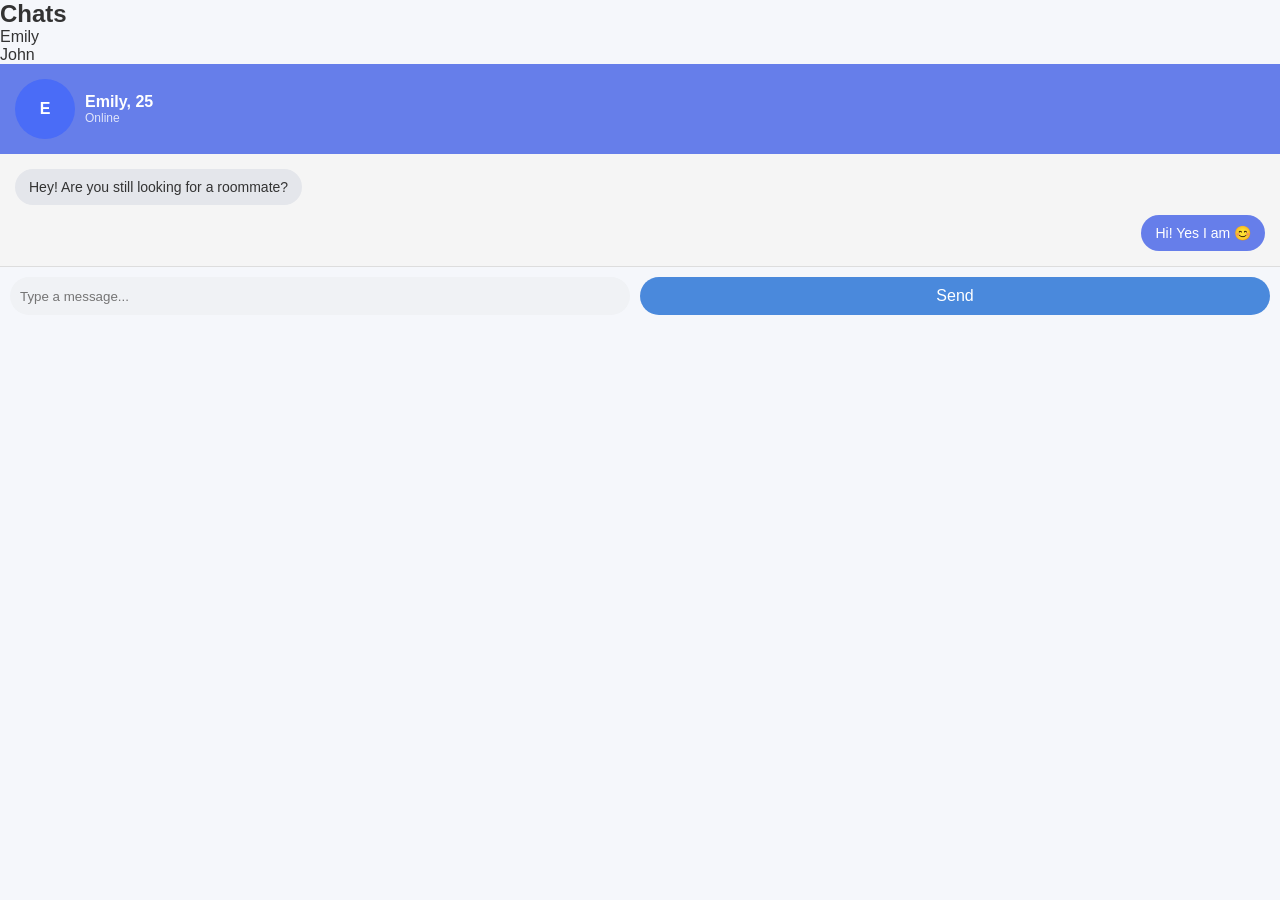
<file: Chat.html>
<!DOCTYPE html>
<html lang="en">
<head>
<meta charset="UTF-8">
<title>Chat Screen</title>

<style>
*{margin:0;padding:0;box-sizing:border-box;}

body{
  font-family:system-ui,sans-serif;
  height:100vh;
}

/* Container */
.chat-container{
  width:360px;
  height:600px;
  background:#fff;
  border-radius:25px;
  display:flex;
  flex-direction:column;
  box-shadow:0 20px 40px rgba(0,0,0,.2);
  overflow:hidden;
}

/* Header */
.chat-header{
  padding:15px;
  background:#667eea;
  color:#fff;
  display:flex;
  align-items:center;
  gap:10px;
}

.avatar{
  width:40px;
  height:40px;
  border-radius:50%;
  background:#fff;
  color:#667eea;
  display:flex;
  align-items:center;
  justify-content:center;
  font-weight:bold;
}

.user-info h3{font-size:16px;}
.user-info p{font-size:12px;opacity:0.8;}

/* Messages */
.chat-body{
  flex:1;
  padding:15px;
  display:flex;
  flex-direction:column;
  gap:10px;
  overflow-y:auto;
  background:#f5f5f5;
}

.message{
  max-width:70%;
  padding:10px 14px;
  border-radius:18px;
  font-size:14px;
}

.sent{
  align-self:flex-end;
  background:#667eea;
  color:#fff;
}

.received{
  align-self:flex-start;
  background:#e4e6eb;
}

/* Footer */
.chat-footer{
  display:flex;
  padding:10px;
  border-top:1px solid #ddd;
}

.chat-footer input{
  flex:1;
  padding:10px;
  border:none;
  border-radius:20px;
  background:#f0f2f5;
  outline:none;
}

.chat-footer button{
  margin-left:10px;
  padding:10px 15px;
  border:none;
  border-radius:20px;
  background:#4a89dc;
  color:#fff;
  cursor:pointer;
}
</style>

<!DOCTYPE html>
<html lang="en">
<head>
  <meta charset="UTF-8">
  <meta name="viewport" content="width=device-width, initial-scale=1.0">
  <title>Cohabify Chat</title>
  <link rel="stylesheet" href="style.css">
</head>

<body>

<div class="main-container">

  <!-- 🔹 Sidebar -->
  <div class="sidebar">
    <h2>Chats</h2>
    <div class="contact active">Emily</div>
    <div class="contact">John</div>
  </div>

  <!-- 🔹 Chat Area -->
  <div class="chat-area">

    <!-- Header -->
    <div class="chat-header">
      <div class="avatar">E</div>
      <div class="user-info">
        <h3>Emily, 25</h3>
        <p>Online</p>
      </div>
    </div>

    <!-- Messages -->
    <div class="chat-body" id="messages">
      <div class="message received">Hey! Are you still looking for a roommate?</div>
      <div class="message sent">Hi! Yes I am 😊</div>
      <div class="message received">Great! What’s your budget?</div>
      <div class="message sent">Around $500/month</div>
    </div>

    <!-- Input -->
    <div class="chat-footer">
      <input type="text" id="messageInput" placeholder="Type a message...">
      <button onclick="sendMessage()">Send</button>
    </div>

  </div>

</div>

<script src="script1.js"></script>
</body>
</html>
</file>
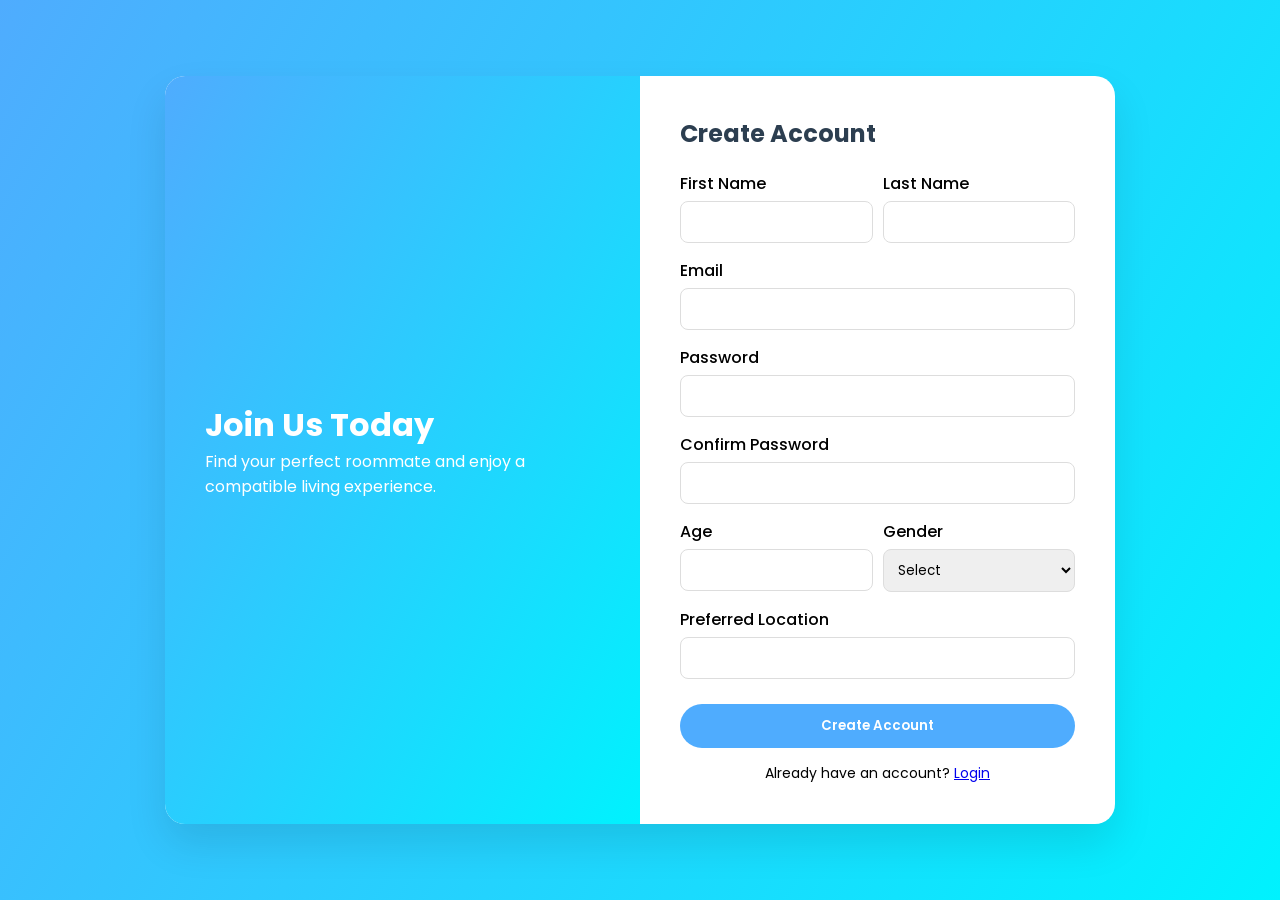
<file: CreateAccount.html>
<!DOCTYPE html>
<html lang="en">
<head>
  <meta charset="UTF-8">
  <meta name="viewport" content="width=device-width, initial-scale=1.0">
  <title>Sign Up - Cohabitation Matchmaking</title>
  <link href="https://fonts.googleapis.com/css2?family=Poppins:wght@300;400;600&display=swap" rel="stylesheet">

  <style>
    * { margin:0; padding:0; box-sizing:border-box; font-family:'Poppins', sans-serif; }

    body {
      background: linear-gradient(120deg, #4facfe, #00f2fe);
      height: 100vh;
      display: flex;
      align-items: center;
      justify-content: center;
    }

    .signup-container {
      background: white;
      width: 100%;
      max-width: 950px;
      display: grid;
      grid-template-columns: 1fr 1fr;
      border-radius: 20px;
      overflow: hidden;
      box-shadow: 0 20px 40px rgba(0,0,0,0.1);
    }

    .left {
      background: linear-gradient(120deg, #4facfe, #00f2fe);
      color: white;
      padding: 40px;
      display: flex;
      flex-direction: column;
      justify-content: center;
    }

    .right { padding: 40px; }

    .right h2 { margin-bottom: 20px; color: #2c3e50; }

    .form-group { margin-bottom: 15px; }

    .form-group label { display: block; margin-bottom: 5px; font-weight: 500; }

    .form-group input, .form-group select {
      width: 100%;
      padding: 10px;
      border-radius: 8px;
      border: 1px solid #ddd;
      outline: none;
    }

    .form-row {
      display: grid;
      grid-template-columns: 1fr 1fr;
      gap: 10px;
    }

    .btn {
      width: 100%;
      padding: 12px;
      border: none;
      background: #4facfe;
      color: white;
      border-radius: 25px;
      font-weight: 600;
      cursor: pointer;
      margin-top: 10px;
    }

    .login-link {
      margin-top: 15px;
      text-align: center;
      font-size: 14px;
    }

    @media(max-width: 768px) {
      .signup-container { grid-template-columns: 1fr; }
      .left { display: none; }
    }
  </style>
</head>

<body>

<div class="signup-container">

  <div class="left">
    <h1>Join Us Today</h1>
    <p>Find your perfect roommate and enjoy a compatible living experience.</p>
  </div>

  <div class="right">
    <h2>Create Account</h2>

    <div class="form-row">
      <div class="form-group">
        <label>First Name</label>
        <input type="text" id="firstName">
      </div>

      <div class="form-group">
        <label>Last Name</label>
        <input type="text" id="lastName">
      </div>
    </div>

    <div class="form-group">
      <label>Email</label>
      <input type="email" id="email">
    </div>

    <div class="form-group">
      <label>Password</label>
      <input type="password" id="password">
    </div>

    <div class="form-group">
      <label>Confirm Password</label>
      <input type="password" id="confirmPassword">
    </div>

    <div class="form-row">
      <div class="form-group">
        <label>Age</label>
        <input type="number" id="age">
      </div>

      <div class="form-group">
        <label>Gender</label>
        <select id="gender">
          <option value="">Select</option>
          <option>Male</option>
          <option>Female</option>
          <option>Other</option>
        </select>
      </div>
    </div>

    <div class="form-group">
      <label>Preferred Location</label>
      <input type="text" id="location">
    </div>

    <button class="btn" onclick="createAccount()">Create Account</button>

    <div class="login-link">
      Already have an account? <a href="login.html">Login</a>
    </div>
  </div>

</div>

<script>
function createAccount() {
  const firstName = document.getElementById("firstName").value;
  const lastName = document.getElementById("lastName").value;
  const email = document.getElementById("email").value;
  const password = document.getElementById("password").value;
  const confirmPassword = document.getElementById("confirmPassword").value;
  const age = document.getElementById("age").value;
  const gender = document.getElementById("gender").value;
  const location = document.getElementById("location").value;

  // Check empty fields
  if (!firstName || !lastName || !email || !password || !confirmPassword) {
    alert("Please fill all required fields");
    return;
  }

  // Password must be letters + numbers only
  const passwordPattern = /^[A-Za-z0-9]+$/;
  if (!passwordPattern.test(password)) {
    alert("Password must contain only letters and numbers");
    return;
  }

  // Check password match
  if (password !== confirmPassword) {
    alert("Passwords do not match");
    return;
  }

  // Create user object
  const user = {
    firstName,
    lastName,
    email,
    password,
    age,
    gender,
    location
  };

  // Save to localStorage
  localStorage.setItem("userProfile", JSON.stringify(user));

  alert("Account created successfully!");

  // Redirect
  window.location.href = "SetUpPreferences.html";
}
</script>

</body>
</html>
</file>
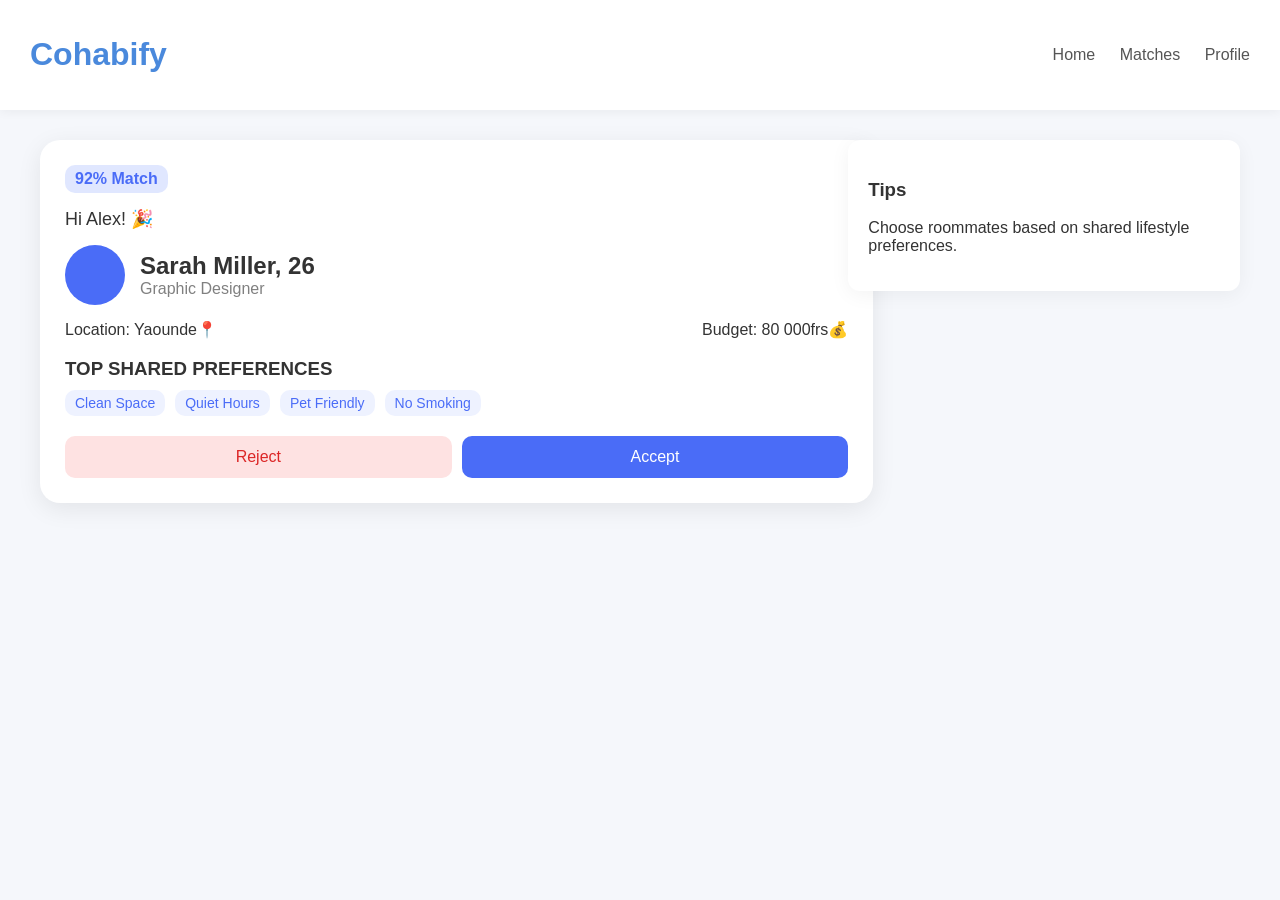
<file: Home.html>
<!DOCTYPE html>
<html lang="en">
<head>
  <meta charset="UTF-8">
  <title>Cohabify</title>
  <link rel="stylesheet" href="style.css">
</head>

<body>

  <!--  NAVBAR -->
  <header class="navbar">
    <h1 class="logo">Cohabify</h1>
    <nav>
      <a href="#">Home</a>
      <a href="#">Matches</a>
      <a href="#">Profile</a>
    </nav>
  </header>

  <!--  MAIN LAYOUT -->
  <div class="container">
    <main class="layout">

      <!-- LEFT SIDE (MAIN CONTENT) -->
      <section class="main-content">
        <div class="card">

          <div class="header">
            <div class="match-badge">
              <span class="percentage">92%</span> Match
            </div>
          </div>

          <div class="greeting">
            Hi Alex! <span class="wave">🎉</span>
          </div>

          <div class="profile">
            <div class="avatar">
              <span class="initials"></span>
            </div>
            <div class="info">
              <h2 class="name">Sarah Miller, <span class="age">26</span></h2>
              <p class="job">Graphic Designer</p>
            </div>
          </div>

          <div class="details">
            <div class="location">
              Location: Yaounde📍 
            </div>
            <div class="price">
              Budget: 80 000frs💰 
            </div>
          </div>

          <div class="preferences">
            <h3>TOP SHARED PREFERENCES</h3>
            <div class="chips">
              <span class="chip">Clean Space</span>
              <span class="chip">Quiet Hours</span>
              <span class="chip">Pet Friendly</span>
              <span class="chip">No Smoking</span>
            </div>
          </div>

        <div class="buttons">
      <button class="reject" onclick="rejectMatch()">Reject</button>
      <button class="accept" onclick="acceptMatch()">Accept</button>
        </div>

        </div>
      </section>

      <!-- RIGHT SIDE (SIDEBAR) -->
      <aside class="sidebar">
        <div class="side-card">
          <h3>Tips</h3>
          <p>Choose roommates based on shared lifestyle preferences.</p>
        </div>
      </aside>

    </main>
  </div>

  <script src="script.js"></script>
</body>
</html>
</file>
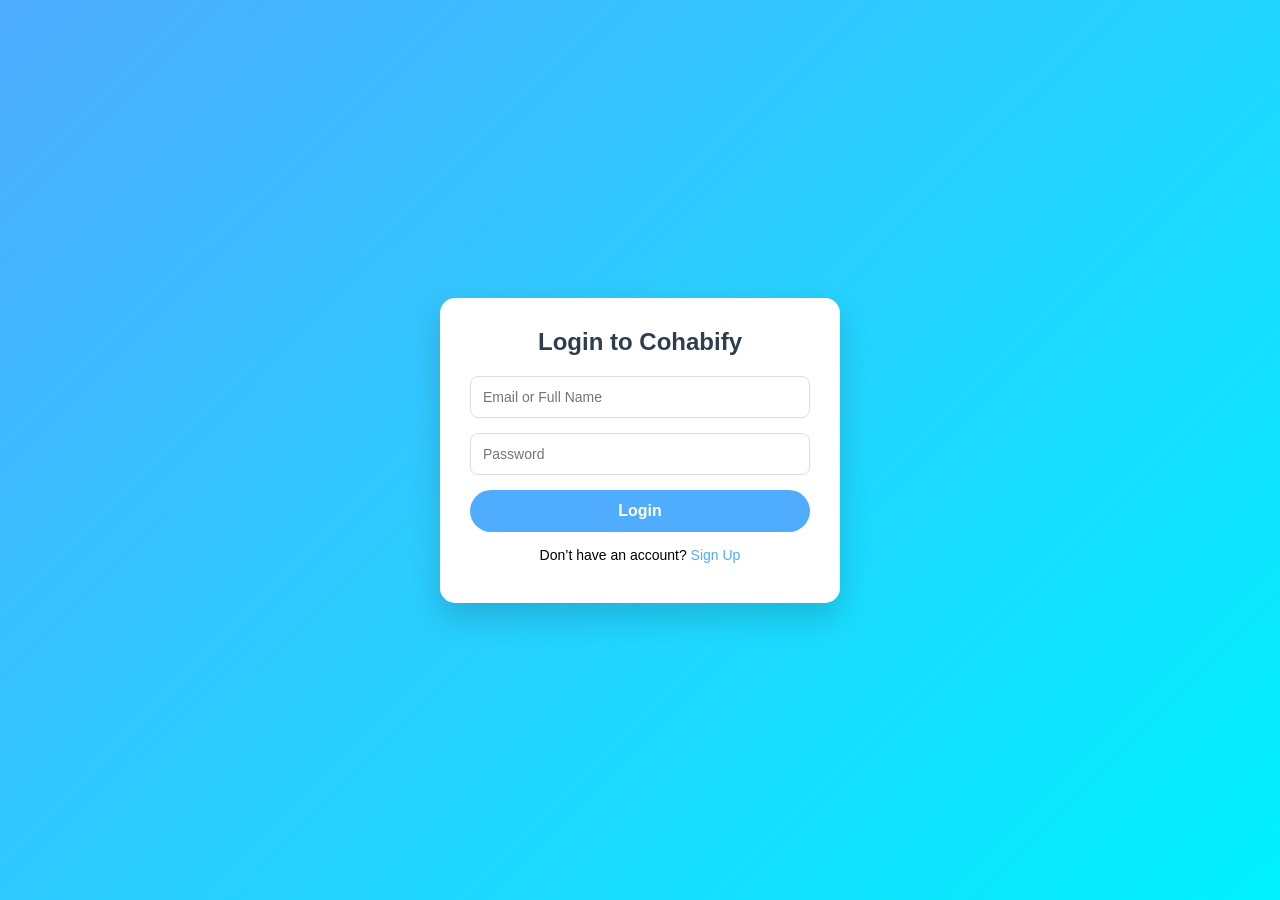
<file: Login.html>
<!DOCTYPE html>
<html lang="en">
<head>
  <meta charset="UTF-8" />
  <meta name="viewport" content="width=device-width, initial-scale=1.0"/>
  <title>Cohabify | Login</title>

  <style>
    * {
      box-sizing: border-box;
      margin: 0;
      padding: 0;
      font-family: 'Poppins', sans-serif;
    }

    body {
      background: linear-gradient(135deg, #4facfe, #00f2fe);
      height: 100vh;
      display: flex;
      justify-content: center;
      align-items: center;
    }

    .container {
      background: white;
      width: 100%;
      max-width: 400px;
      padding: 30px;
      border-radius: 15px;
      box-shadow: 0 15px 30px rgba(0,0,0,0.15);
      animation: fadeIn 0.5s ease-in-out;
    }

    @keyframes fadeIn {
      from { opacity: 0; transform: translateY(20px); }
      to { opacity: 1; transform: translateY(0); }
    }

    h2 {
      text-align: center;
      margin-bottom: 20px;
      color: #2c3e50;
    }

    .form-group {
      margin-bottom: 15px;
    }

    input {
      width: 100%;
      padding: 12px;
      border-radius: 8px;
      border: 1px solid #ddd;
      outline: none;
      font-size: 14px;
      transition: 0.3s;
    }

    input:focus {
      border-color: #4facfe;
      box-shadow: 0 0 5px rgba(79,172,254,0.3);
    }

    button {
      width: 100%;
      padding: 12px;
      border: none;
      background: #4facfe;
      color: white;
      border-radius: 25px;
      font-size: 16px;
      font-weight: 600;
      cursor: pointer;
      transition: 0.3s;
    }

    button:hover {
      background: #3a8be0;
    }

    .toggle {
      text-align: center;
      margin-top: 15px;
      font-size: 14px;
    }

    .toggle a {
      color: #4facfe;
      text-decoration: none;
      font-weight: 500;
    }

    .toggle a:hover {
      text-decoration: underline;
    }

    .message {
      text-align: center;
      margin-top: 10px;
      font-size: 14px;
      color: green;
    }

    .error {
      color: red;
    }
  </style>
</head>

<body>

<div class="container">
  <h2>Login to Cohabify</h2>

  <div class="form-group">
    <input type="text" id="loginInput" placeholder="Email or Full Name">
  </div>

  <div class="form-group">
    <input type="password" id="loginPassword" placeholder="Password">
  </div>

  <button onclick="loginUser()">Login</button>

  <div class="toggle">
    Don’t have an account? <a href="CreateAccount.html">Sign Up</a>
  </div>

  <div id="message" class="message"></div>
</div>

<script>
const msg = document.getElementById("message");

function loginUser() {
  const input = document.getElementById("loginInput").value.trim().toLowerCase();
  const password = document.getElementById("loginPassword").value.trim();

  const passwordFormat = /^[a-zA-Z0-9]+$/;

  if (!input || !password) {
    showMessage("Please fill in all fields.", true);
    return;
  }

  if (!passwordFormat.test(password)) {
    showMessage("Password must contain only letters and numbers.", true);
    return;
  }

  let users = JSON.parse(localStorage.getItem("users")) || [];

  const validUser = users.find(user => {
    const fullName = (user.firstName + " " + user.lastName).toLowerCase();
    return (
      user.email.toLowerCase() === input ||
      fullName === input
    ) && user.password === password;
  });

  if (validUser) {
    // Save logged in user
    localStorage.setItem("currentUser", JSON.stringify(validUser));

    showMessage("Login successful!");

    setTimeout(() => {
      window.location.href = "home.html";
    }, 1000);
  } else {
    showMessage("Invalid email/name or password.", true);
  }
}

function showMessage(text, error = false) {
  msg.textContent = text;
  msg.className = error ? "message error" : "message";
}
</script>

</body>
</html>
</file>
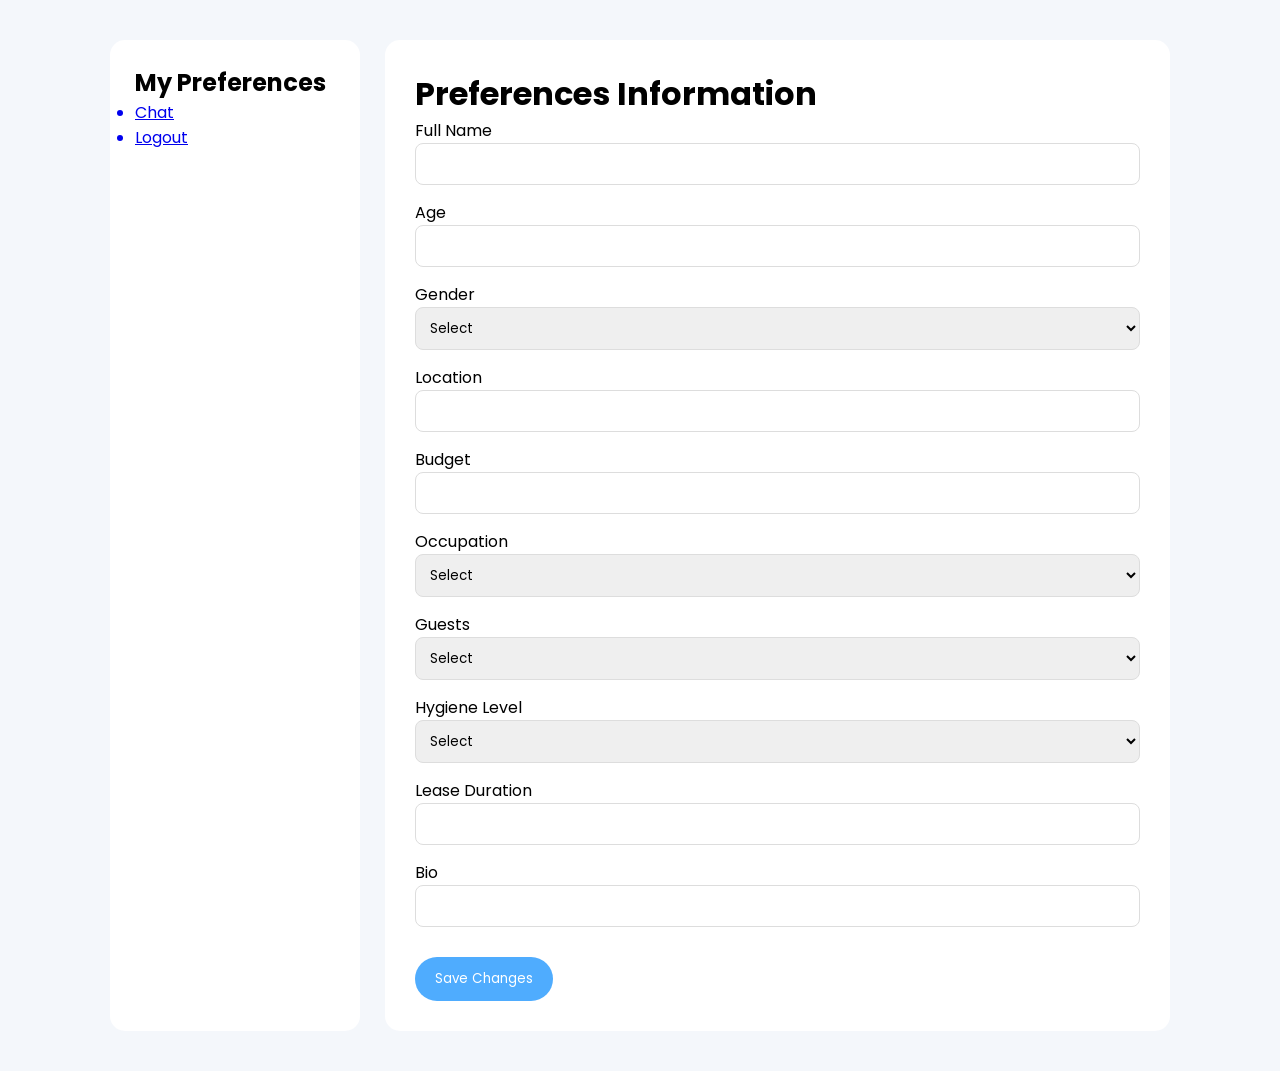
<file: SetUpPreferences.html>
<!DOCTYPE html>
<html lang="en">
<head>
  <meta charset="UTF-8">
  <meta name="viewport" content="width=device-width, initial-scale=1.0">
  <title>Preferences - Cohabify</title>

  <link href="https://fonts.googleapis.com/css2?family=Poppins:wght@300;400;600&display=swap" rel="stylesheet">

  <style>
    * { margin:0; padding:0; box-sizing:border-box; font-family:'Poppins', sans-serif; }
    body { background:#f4f7fb; }

    .container {
      max-width: 1100px;
      margin: 40px auto;
      display: grid;
      grid-template-columns: 250px 1fr;
      gap: 25px;
      padding: 0 20px;
    }

    .sidebar {
      background: white;
      padding: 25px;
      border-radius: 15px;
    }

    .main {
      background: white;
      padding: 30px;
      border-radius: 15px;
    }

    .form-group { margin-bottom: 15px; }

    input, select {
      width: 100%;
      padding: 10px;
      border-radius: 8px;
      border: 1px solid #ddd;
    }

    .btn {
      margin-top: 15px;
      padding: 12px 20px;
      border: none;
      background: #4facfe;
      color: white;
      border-radius: 25px;
      cursor: pointer;
    }
  </style>
</head>

<body>

<div class="container">

  <div class="sidebar">
    <h2>My Preferences</h2>
    <ul>
      
      <a href="Chat.html">
    <li onclick="goToChat()">Chat</li>
      </a>
      <a href="index.html">
      <li onclick="logout()">Logout</li>
      </a>
    </ul>
  </div>

  <div class="main">
    <h1>Preferences Information</h1>

    <div class="form-group">
      <label>Full Name</label>
      <input type="text" id="name">
    </div>

    <div class="form-group">
      <label>Age</label>
      <input type="number" id="age">
    </div>

    <div class="form-group">
      <label>Gender</label>
      <select id="gender">
        <option value="">Select</option>
        <option>Male</option>
        <option>Female</option>
        <option>Other</option>
      </select>
    </div>

    <div class="form-group">
      <label>Location</label>
      <input type="text" id="location">
    </div>

    <div class="form-group">
      <label>Budget</label>
      <input type="text" id="budget">
    </div>

    <div class="form-group">
      <label>Occupation</label>
      <select id="occupation">
        <option value="">Select</option>
        <option>Student</option>
        <option>Employed</option>
      </select>
    </div>

    <div class="form-group">
      <label>Guests</label>
      <select id="guests">
        <option value="">Select</option>
        <option>Rarely</option>
        <option>Often</option>
        <option>Frequently</option>
      </select>
    </div>

    <div class="form-group">
      <label>Hygiene Level</label>
      <select id="hygiene">
        <option value="">Select</option>
        <option>Low</option>
        <option>Average</option>
        <option>High</option>
      </select>
    </div>

    <div class="form-group">
      <label>Lease Duration</label>
      <input type="text" id="lease">
    </div>

    <div class="form-group">
      <label>Bio</label>
      <input type="text" id="bio">
    </div>

    <button class="btn" onclick="savePreferences()">Save Changes</button>

  </div>

</div>

<script>
function savePreferences() {
  let currentUser = JSON.parse(localStorage.getItem("currentUser"));
  let users = JSON.parse(localStorage.getItem("users")) || [];

  if (!currentUser) {
    alert("Please login first");
    window.location.href = "login.html";
    return;
  }

  // Get values
  currentUser.name = document.getElementById("name").value;
  currentUser.age = document.getElementById("age").value;
  currentUser.gender = document.getElementById("gender").value;
  currentUser.location = document.getElementById("location").value;
  currentUser.budget = document.getElementById("budget").value;
  currentUser.occupation = document.getElementById("occupation").value;
  currentUser.guests = document.getElementById("guests").value;
  currentUser.hygiene = document.getElementById("hygiene").value;
  currentUser.lease = document.getElementById("lease").value;
  currentUser.bio = document.getElementById("bio").value;

  // Update users array
  users = users.map(user =>
    user.email === currentUser.email ? currentUser : user
  );

  // Save back
  localStorage.setItem("users", JSON.stringify(users));
  localStorage.setItem("currentUser", JSON.stringify(currentUser));

  alert("Preferences saved successfully!");

  // Go to matches page
  window.location.href = "matches.html";
}

function logout() {
  localStorage.removeItem("currentUser");
  window.location.href = "login.html";
}

function goToChat() {
  window.location.href = "chat.html";
}
</script>

</body>
</html>
</file>
<file: style.css>
/* RESET */
body {
  margin: 0;
  font-family: "Segoe UI", Arial, sans-serif;
  background: #f5f7fb;
  color: #333;
}

/* NAVBAR */
.navbar {
  display: flex;
  justify-content: space-between;
  align-items: center;
  padding: 15px 30px;
  background: white;
  box-shadow: 0 2px 10px rgba(0,0,0,0.05);
}

.navbar h1 {
  color: #4a89dc;
}

.navbar nav a {
  margin-left: 20px;
  text-decoration: none;
  color: #555;
  font-weight: 500;
  transition: 0.3s;
}

.navbar nav a:hover {
  color: #4a89dc;
}

/* MAIN CONTAINER */
.container {
  max-width: 1200px;
  margin: auto;
  padding: 30px;
}

/* LAYOUT */
.layout {
  display: flex;
  gap: 25px;
}

/* MAIN CONTENT */
.main-content {
  flex: 2;
}

/* SIDEBAR */
.sidebar {
  flex: 1;
}

.side-card {
  background: white;
  padding: 20px;
  border-radius: 12px;
  box-shadow: 0 4px 20px rgba(0,0,0,0.05);
}

/* PROFILE CARD */
.card {
  width: 100%;
  background: white;
  padding: 25px;
  border-radius: 20px;
  box-shadow: 0 6px 25px rgba(0,0,0,0.08);
  transition: transform 0.2s ease;
}

.card:hover {
  transform: translateY(-5px);
}

/* HEADER */
.header {
  display: flex;
  justify-content: space-between;
  align-items: center;
}

.logo {
  color: #4a6cf7;
}

/* MATCH BADGE */
.match-badge {
  background: #e0e7ff;
  color: #4a6cf7;
  padding: 5px 10px;
  border-radius: 10px;
  font-weight: bold;
}

/* GREETING */
.greeting {
  margin: 15px 0;
  font-size: 18px;
}

/* PROFILE */
.profile {
  display: flex;
  align-items: center;
  gap: 15px;
}

.avatar {
  width: 60px;
  height: 60px;
  background: #4a6cf7;
  color: white;
  display: flex;
  justify-content: center;
  align-items: center;
  border-radius: 50%;
  font-weight: bold;
}

.name {
  margin: 0;
}

.job {
  margin: 0;
  color: gray;
}

/* DETAILS */
.details {
  display: flex;
  justify-content: space-between;
  margin: 15px 0;
}

/* PREFERENCES */
.preferences h3 {
  margin-bottom: 10px;
}

.chips {
  display: flex;
  flex-wrap: wrap;
  gap: 10px;
}

.chip {
  background: #eef2ff;
  color: #4a6cf7;
  padding: 5px 10px;
  border-radius: 10px;
  font-size: 14px;
}

/* BUTTONS */
.buttons {
  display: flex;
  justify-content: space-between;
  margin-top: 20px;
}

button {
  flex: 1;
  padding: 12px;
  border: none;
  border-radius: 10px;
  font-size: 16px;
  cursor: pointer;
  transition: 0.3s;
}

.reject {
  background: #fee2e2;
  color: #dc2626;
  margin-right: 10px;
}

.reject:hover {
  background: #fecaca;
}

.accept {
  background: #4a6cf7;
  color: white;
}

.accept:hover {
  background: #4a89dc;
}

/* RESPONSIVE */
@media (max-width: 768px) {
  .layout {
    flex-direction: column;
  }

  .navbar {
    flex-direction: column;
    align-items: flex-start;
  }

  .buttons {
    flex-direction: column;
  }

  .reject {
    margin-right: 0;
    margin-bottom: 10px;
  }
}
</file>
